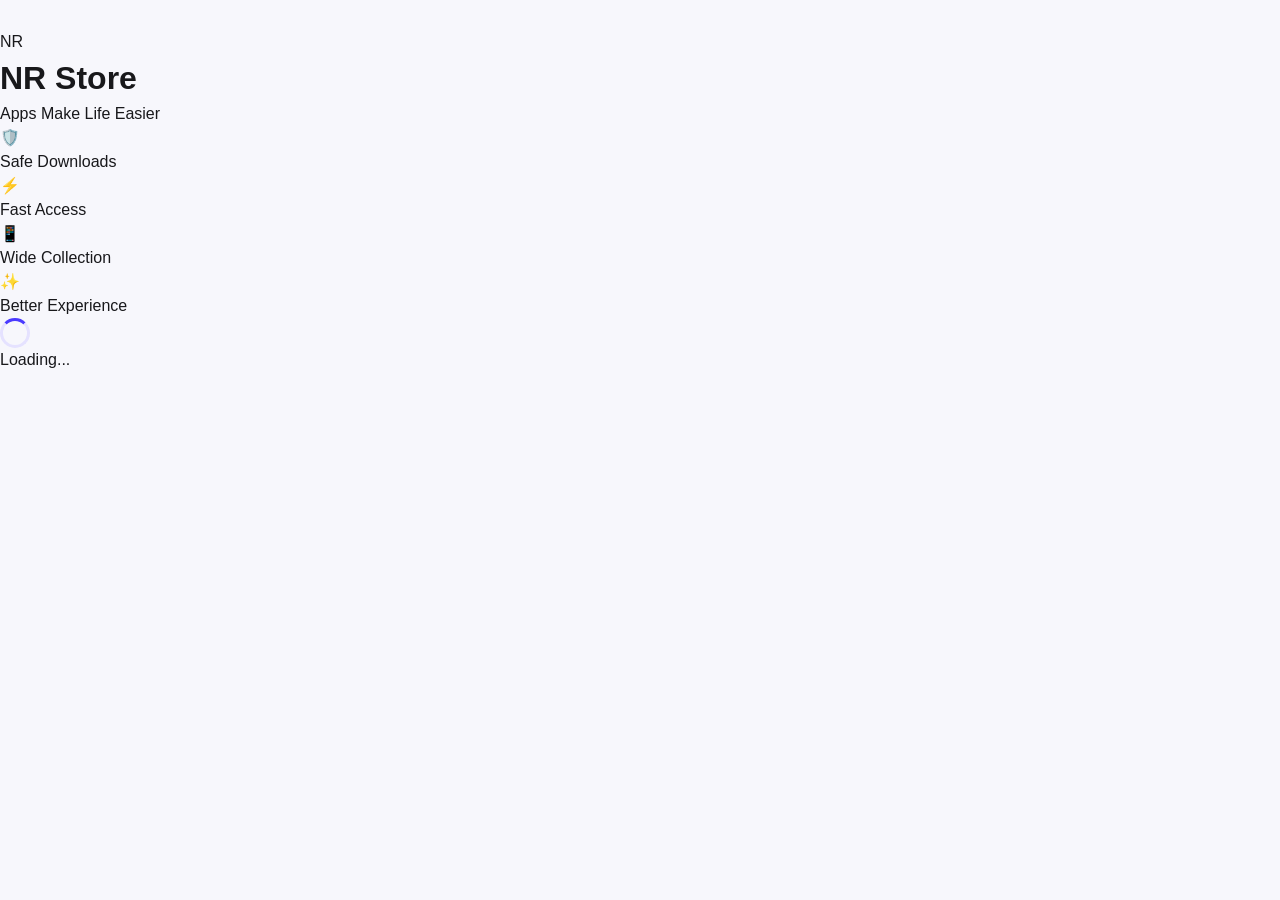
<file: index.html>
<!DOCTYPE html>
<html lang="en">

<head>

    <meta charset="UTF-8">

    <meta
        name="viewport"
        content="width=device-width, initial-scale=1.0"
    >

    <meta
        name="theme-color"
        content="#4A3AFF"
    >

    <meta
        name="description"
        content="NR Store - Discover, download and enjoy apps."
    >

    <title>NR Store</title>

    <!-- Main CSS -->
    <link
        rel="stylesheet"
        href="style.css"
    >

</head>


<body>

    <main class="splash">

        <!-- Background Decorations -->

        <div class="circle one"></div>

        <div class="circle two"></div>


        <!-- NR Store Logo -->

        <div class="logo">

            <span>NR</span>

        </div>


        <!-- App Name -->

        <h1>
            NR Store
        </h1>


        <!-- Tagline -->

        <p class="tagline">
            Apps Make Life Easier
        </p>


        <!-- Features -->

        <section class="features">


            <!-- Feature 1 -->

            <div class="feature">

                <div class="feature-icon">
                    🛡️
                </div>

                <div class="feature-title">
                    Safe Downloads
                </div>

            </div>


            <!-- Feature 2 -->

            <div class="feature">

                <div class="feature-icon">
                    ⚡
                </div>

                <div class="feature-title">
                    Fast Access
                </div>

            </div>


            <!-- Feature 3 -->

            <div class="feature">

                <div class="feature-icon">
                    📱
                </div>

                <div class="feature-title">
                    Wide Collection
                </div>

            </div>


            <!-- Feature 4 -->

            <div class="feature">

                <div class="feature-icon">
                    ✨
                </div>

                <div class="feature-title">
                    Better Experience
                </div>

            </div>

        </section>


        <!-- Loading -->

        <div class="loading">

            <div class="spinner"></div>

            <span class="loading-text">
                Loading...
            </span>

        </div>

    </main>


    <!-- Splash Navigation -->

    <script>

        /*
         * NR Store Splash Screen
         *
         * After 2.5 seconds,
         * open the main app.
         */

        setTimeout(function () {

            window.location.href = "app.html";

        }, 2500);

    </script>

</body>

    </html>
</file>
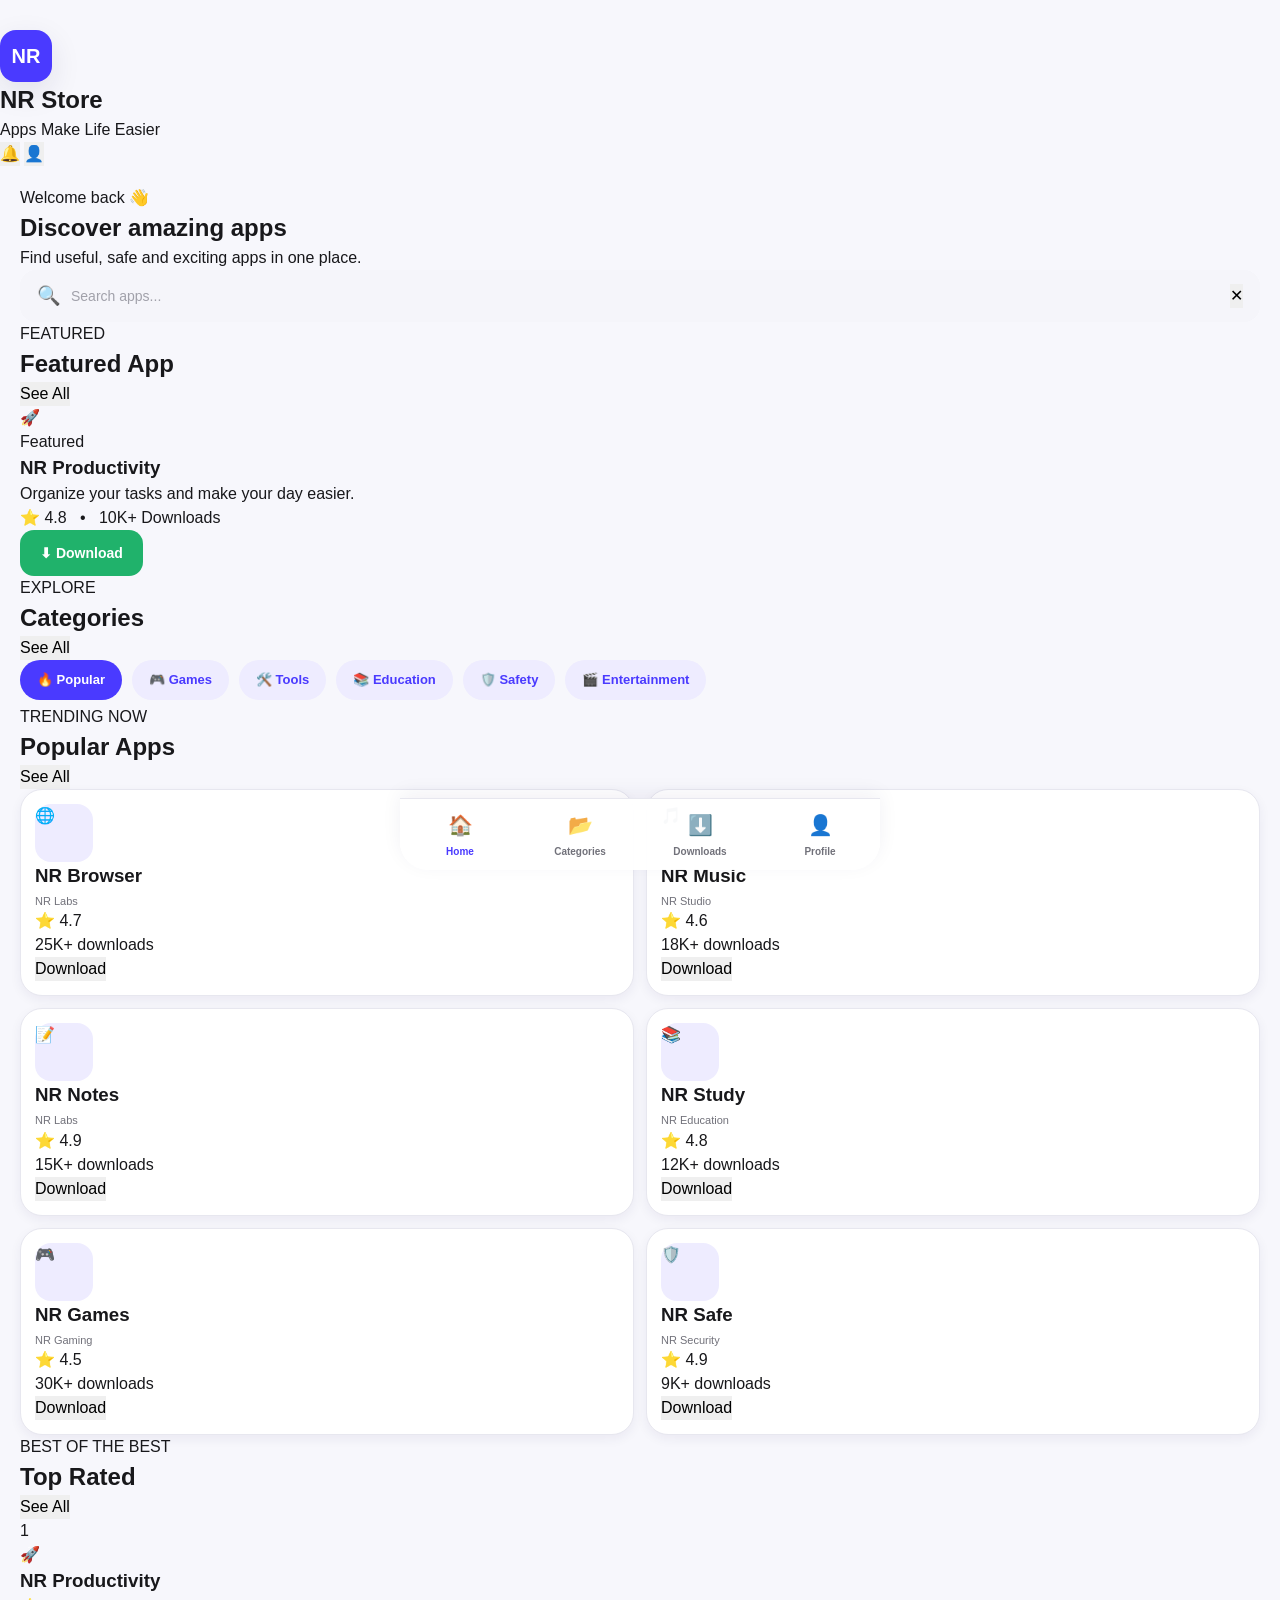
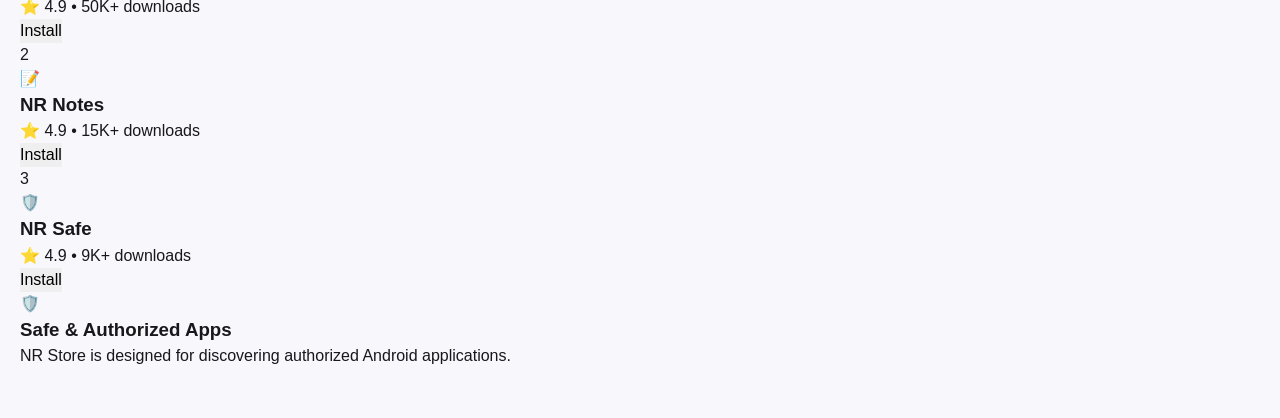
<file: app.html>
<!DOCTYPE html>
<html lang="en">
<head>
    <meta charset="UTF-8">
    <meta name="viewport" content="width=device-width, initial-scale=1.0">
    <meta name="theme-color" content="#4A3AFF">
    <meta name="description" content="NR Store - Discover, download and enjoy apps.">

    <title>NR Store - Home</title>

    <link rel="stylesheet" href="style.css">
</head>

<body>

    <div class="app-container">

        <!-- =========================
             HEADER
        ========================== -->
        <header class="top-header">

            <div class="brand-area">
                <div class="nr-logo">NR</div>

                <div>
                    <h2 class="brand-title">NR Store</h2>
                    <p class="brand-subtitle">Apps Make Life Easier</p>
                </div>
            </div>

            <div class="header-actions">
                <button class="icon-button" aria-label="Notifications">
                    🔔
                </button>

                <button class="icon-button" aria-label="Profile">
                    👤
                </button>
            </div>

        </header>


        <!-- =========================
             MAIN CONTENT
        ========================== -->
        <main class="page">

            <!-- Welcome -->
            <section class="welcome-section">

                <p class="welcome-small">
                    Welcome back 👋
                </p>

                <h1>
                    Discover amazing apps
                </h1>

                <p class="welcome-text">
                    Find useful, safe and exciting apps in one place.
                </p>

            </section>


            <!-- =========================
                 SEARCH
            ========================== -->
            <section class="search-section">

                <div class="search-box">

                    <span class="search-icon">
                        🔍
                    </span>

                    <input
                        type="search"
                        id="searchInput"
                        placeholder="Search apps..."
                        autocomplete="off"
                    >

                    <button
                        class="search-clear"
                        id="clearSearch"
                        aria-label="Clear search"
                    >
                        ✕
                    </button>

                </div>

            </section>


            <!-- =========================
                 FEATURED APP
            ========================== -->
            <section class="section">

                <div class="section-header">

                    <div>
                        <p class="section-label">
                            FEATURED
                        </p>

                        <h2>
                            Featured App
                        </h2>
                    </div>

                    <button class="text-button">
                        See All
                    </button>

                </div>


                <div class="featured-banner">

                    <div class="featured-content">

                        <div class="featured-icon">
                            🚀
                        </div>

                        <div class="featured-info">

                            <span class="featured-badge">
                                Featured
                            </span>

                            <h3>
                                NR Productivity
                            </h3>

                            <p>
                                Organize your tasks and make your day easier.
                            </p>

                            <div class="featured-meta">
                                ⭐ 4.8 &nbsp; • &nbsp; 10K+ Downloads
                            </div>

                            <button
                                class="btn btn-success"
                                onclick="downloadApp('NR Productivity')"
                            >
                                ⬇ Download
                            </button>

                        </div>

                    </div>

                </div>

            </section>


            <!-- =========================
                 CATEGORIES
            ========================== -->
            <section class="section">

                <div class="section-header">

                    <div>
                        <p class="section-label">
                            EXPLORE
                        </p>

                        <h2>
                            Categories
                        </h2>
                    </div>

                    <button
                        class="text-button"
                        onclick="openCategories()"
                    >
                        See All
                    </button>

                </div>


                <div class="category-list">

                    <button class="category-chip active">
                        <span>🔥</span>
                        Popular
                    </button>

                    <button class="category-chip">
                        <span>🎮</span>
                        Games
                    </button>

                    <button class="category-chip">
                        <span>🛠️</span>
                        Tools
                    </button>

                    <button class="category-chip">
                        <span>📚</span>
                        Education
                    </button>

                    <button class="category-chip">
                        <span>🛡️</span>
                        Safety
                    </button>

                    <button class="category-chip">
                        <span>🎬</span>
                        Entertainment
                    </button>

                </div>

            </section>


            <!-- =========================
                 POPULAR APPS
            ========================== -->
            <section class="section">

                <div class="section-header">

                    <div>
                        <p class="section-label">
                            TRENDING NOW
                        </p>

                        <h2>
                            Popular Apps
                        </h2>
                    </div>

                    <button class="text-button">
                        See All
                    </button>

                </div>


                <div class="app-grid" id="appGrid">


                    <!-- APP 1 -->
                    <article
                        class="app-card"
                        data-name="NR Browser"
                        data-category="Tools"
                    >

                        <div class="app-icon">
                            🌐
                        </div>

                        <div class="app-info">

                            <h3>
                                NR Browser
                            </h3>

                            <p class="developer">
                                NR Labs
                            </p>

                            <div class="app-rating">
                                ⭐ 4.7
                            </div>

                            <p class="download-count">
                                25K+ downloads
                            </p>

                        </div>

                        <button
                            class="small-download"
                            onclick="downloadApp('NR Browser')"
                        >
                            Download
                        </button>

                    </article>


                    <!-- APP 2 -->
                    <article
                        class="app-card"
                        data-name="NR Music"
                        data-category="Entertainment"
                    >

                        <div class="app-icon">
                            🎵
                        </div>

                        <div class="app-info">

                            <h3>
                                NR Music
                            </h3>

                            <p class="developer">
                                NR Studio
                            </p>

                            <div class="app-rating">
                                ⭐ 4.6
                            </div>

                            <p class="download-count">
                                18K+ downloads
                            </p>

                        </div>

                        <button
                            class="small-download"
                            onclick="downloadApp('NR Music')"
                        >
                            Download
                        </button>

                    </article>


                    <!-- APP 3 -->
                    <article
                        class="app-card"
                        data-name="NR Notes"
                        data-category="Tools"
                    >

                        <div class="app-icon">
                            📝
                        </div>

                        <div class="app-info">

                            <h3>
                                NR Notes
                            </h3>

                            <p class="developer">
                                NR Labs
                            </p>

                            <div class="app-rating">
                                ⭐ 4.9
                            </div>

                            <p class="download-count">
                                15K+ downloads
                            </p>

                        </div>

                        <button
                            class="small-download"
                            onclick="downloadApp('NR Notes')"
                        >
                            Download
                        </button>

                    </article>


                    <!-- APP 4 -->
                    <article
                        class="app-card"
                        data-name="NR Study"
                        data-category="Education"
                    >

                        <div class="app-icon">
                            📚
                        </div>

                        <div class="app-info">

                            <h3>
                                NR Study
                            </h3>

                            <p class="developer">
                                NR Education
                            </p>

                            <div class="app-rating">
                                ⭐ 4.8
                            </div>

                            <p class="download-count">
                                12K+ downloads
                            </p>

                        </div>

                        <button
                            class="small-download"
                            onclick="downloadApp('NR Study')"
                        >
                            Download
                        </button>

                    </article>


                    <!-- APP 5 -->
                    <article
                        class="app-card"
                        data-name="NR Games"
                        data-category="Games"
                    >

                        <div class="app-icon">
                            🎮
                        </div>

                        <div class="app-info">

                            <h3>
                                NR Games
                            </h3>

                            <p class="developer">
                                NR Gaming
                            </p>

                            <div class="app-rating">
                                ⭐ 4.5
                            </div>

                            <p class="download-count">
                                30K+ downloads
                            </p>

                        </div>

                        <button
                            class="small-download"
                            onclick="downloadApp('NR Games')"
                        >
                            Download
                        </button>

                    </article>


                    <!-- APP 6 -->
                    <article
                        class="app-card"
                        data-name="NR Safe"
                        data-category="Safety"
                    >

                        <div class="app-icon">
                            🛡️
                        </div>

                        <div class="app-info">

                            <h3>
                                NR Safe
                            </h3>

                            <p class="developer">
                                NR Security
                            </p>

                            <div class="app-rating">
                                ⭐ 4.9
                            </div>

                            <p class="download-count">
                                9K+ downloads
                            </p>

                        </div>

                        <button
                            class="small-download"
                            onclick="downloadApp('NR Safe')"
                        >
                            Download
                        </button>

                    </article>

                </div>


                <!-- No Search Result -->
                <div
                    id="noResults"
                    class="empty-state"
                    style="display: none;"
                >

                    <div class="empty-icon">
                        🔍
                    </div>

                    <h3>
                        No apps found
                    </h3>

                    <p>
                        Try searching with another app name.
                    </p>

                </div>

            </section>


            <!-- =========================
                 TOP RATED
            ========================== -->
            <section class="section">

                <div class="section-header">

                    <div>
                        <p class="section-label">
                            BEST OF THE BEST
                        </p>

                        <h2>
                            Top Rated
                        </h2>
                    </div>

                    <button class="text-button">
                        See All
                    </button>

                </div>


                <div class="top-rated-list">

                    <div class="top-rated-item">

                        <div class="rank">
                            1
                        </div>

                        <div class="top-rated-icon">
                            🚀
                        </div>

                        <div class="top-rated-info">

                            <h3>
                                NR Productivity
                            </h3>

                            <p>
                                ⭐ 4.9 • 50K+ downloads
                            </p>

                        </div>

                        <button
                            class="install-button"
                            onclick="downloadApp('NR Productivity')"
                        >
                            Install
                        </button>

                    </div>


                    <div class="top-rated-item">

                        <div class="rank">
                            2
                        </div>

                        <div class="top-rated-icon">
                            📝
                        </div>

                        <div class="top-rated-info">

                            <h3>
                                NR Notes
                            </h3>

                            <p>
                                ⭐ 4.9 • 15K+ downloads
                            </p>

                        </div>

                        <button
                            class="install-button"
                            onclick="downloadApp('NR Notes')"
                        >
                            Install
                        </button>

                    </div>


                    <div class="top-rated-item">

                        <div class="rank">
                            3
                        </div>

                        <div class="top-rated-icon">
                            🛡️
                        </div>

                        <div class="top-rated-info">

                            <h3>
                                NR Safe
                            </h3>

                            <p>
                                ⭐ 4.9 • 9K+ downloads
                            </p>

                        </div>

                        <button
                            class="install-button"
                            onclick="downloadApp('NR Safe')"
                        >
                            Install
                        </button>

                    </div>

                </div>

            </section>


            <!-- =========================
                 STORE INFO
            ========================== -->
            <section class="store-info-card">

                <div class="store-info-icon">
                    🛡️
                </div>

                <div>

                    <h3>
                        Safe & Authorized Apps
                    </h3>

                    <p>
                        NR Store is designed for discovering
                        authorized Android applications.
                    </p>

                </div>

            </section>

        </main>


        <!-- =========================
             BOTTOM NAVIGATION
        ========================== -->
        <nav class="bottom-nav">

            <a
                href="app.html"
                class="nav-item active"
            >
                <span class="nav-icon">🏠</span>
                <span>Home</span>
            </a>


            <a
                href="categories.html"
                class="nav-item"
            >
                <span class="nav-icon">📂</span>
                <span>Categories</span>
            </a>


            <a
                href="downloads.html"
                class="nav-item"
            >
                <span class="nav-icon">⬇️</span>
                <span>Downloads</span>
            </a>


            <a
                href="profile.html"
                class="nav-item"
            >
                <span class="nav-icon">👤</span>
                <span>Profile</span>
            </a>

        </nav>

    </div>


    <!-- =========================
         JAVASCRIPT
    ========================== -->
    <script>

        // --------------------------------
        // SEARCH
        // --------------------------------

        const searchInput =
            document.getElementById("searchInput");

        const clearSearch =
            document.getElementById("clearSearch");

        const appCards =
            document.querySelectorAll(".app-card");

        const noResults =
            document.getElementById("noResults");


        searchInput.addEventListener("input", function () {

            const searchValue =
                searchInput.value
                    .toLowerCase()
                    .trim();

            let found = false;


            appCards.forEach(function (card) {

                const appName =
                    card.dataset.name.toLowerCase();

                const category =
                    card.dataset.category.toLowerCase();


                if (
                    appName.includes(searchValue) ||
                    category.includes(searchValue)
                ) {

                    card.style.display = "";

                    found = true;

                } else {

                    card.style.display = "none";

                }

            });


            if (searchValue === "") {

                appCards.forEach(function (card) {
                    card.style.display = "";
                });

                noResults.style.display = "none";

            } else if (!found) {

                noResults.style.display = "block";

            } else {

                noResults.style.display = "none";

            }

        });


        // --------------------------------
        // CLEAR SEARCH
        // --------------------------------

        clearSearch.addEventListener("click", function () {

            searchInput.value = "";

            appCards.forEach(function (card) {
                card.style.display = "";
            });

            noResults.style.display = "none";

            searchInput.focus();

        });


        // --------------------------------
        // CATEGORY BUTTONS
        // --------------------------------

        const categoryButtons =
            document.querySelectorAll(".category-chip");


        categoryButtons.forEach(function (button) {

            button.addEventListener("click", function () {

                categoryButtons.forEach(function (item) {
                    item.classList.remove("active");
                });

                button.classList.add("active");

                const categoryText =
                    button.textContent
                        .trim()
                        .toLowerCase();


                if (categoryText === "popular") {

                    appCards.forEach(function (card) {
                        card.style.display = "";
                    });

                    noResults.style.display = "none";

                    return;
                }


                let found = false;


                appCards.forEach(function (card) {

                    const cardCategory =
                        card.dataset.category.toLowerCase();


                    if (
                        cardCategory === categoryText
                    ) {

                        card.style.display = "";

                        found = true;

                    } else {

                        card.style.display = "none";

                    }

                });


                if (!found) {
                    noResults.style.display = "block";
                } else {
                    noResults.style.display = "none";
                }

            });

        });


        // --------------------------------
        // DOWNLOAD FUNCTION
        // --------------------------------

        function downloadApp(appName) {

            alert(
                appName +
                " download will be connected to the APK system later."
            );

        }


        // --------------------------------
        // CATEGORIES
        // --------------------------------

        function openCategories() {

            window.location.href =
                "categories.html";

        }

    </script>

</body>
</html>
</file>
<file: style.css>
/* ========================================
   NR STORE - GLOBAL DESIGN SYSTEM
   ======================================== */

:root {
    --primary: #4A3AFF;
    --primary-dark: #3528D8;
    --primary-light: #EEECFF;

    --success: #20B26B;
    --success-dark: #159457;

    --white: #FFFFFF;
    --background: #F7F7FC;
    --card: #FFFFFF;

    --text: #18181B;
    --text-secondary: #71717A;
    --text-light: #A1A1AA;

    --border: #E7E7EF;

    --radius-sm: 10px;
    --radius-md: 16px;
    --radius-lg: 22px;
    --radius-xl: 28px;

    --shadow-sm: 0 4px 12px rgba(30, 25, 80, 0.06);
    --shadow-md: 0 10px 30px rgba(30, 25, 80, 0.10);
    --shadow-lg: 0 18px 50px rgba(30, 25, 80, 0.14);
}


/* ========================================
   RESET
   ======================================== */

* {
    margin: 0;
    padding: 0;
    box-sizing: border-box;
}

html {
    scroll-behavior: smooth;
}

body {
    min-height: 100vh;

    font-family:
        Arial,
        Helvetica,
        sans-serif;

    background: var(--background);
    color: var(--text);

    line-height: 1.5;
}

button,
input,
textarea,
select {
    font: inherit;
}

button {
    border: none;
    cursor: pointer;
}

img {
    max-width: 100%;
    display: block;
}

a {
    color: inherit;
    text-decoration: none;
}


/* ========================================
   APP CONTAINER
   ======================================== */

.app {
    width: 100%;
    max-width: 480px;
    min-height: 100vh;

    margin: auto;

    background: var(--white);

    position: relative;
    overflow-x: hidden;
}


/* ========================================
   PAGE
   ======================================== */

.page {
    width: 100%;
    min-height: 100vh;

    padding: 20px;
}


/* ========================================
   NR LOGO
   ======================================== */

.nr-logo {
    width: 52px;
    height: 52px;

    display: flex;
    align-items: center;
    justify-content: center;

    background: var(--primary);
    color: var(--white);

    border-radius: 16px;

    font-size: 20px;
    font-weight: 800;

    box-shadow: var(--shadow-md);
}


/* ========================================
   TYPOGRAPHY
   ======================================== */

.title {
    font-size: 26px;
    font-weight: 800;

    color: var(--text);
}

.subtitle {
    font-size: 14px;

    color: var(--text-secondary);
}

.section-title {
    font-size: 19px;
    font-weight: 750;
}

.small-text {
    font-size: 12px;

    color: var(--text-secondary);
}


/* ========================================
   SEARCH BAR
   ======================================== */

.search-box {
    width: 100%;
    height: 52px;

    display: flex;
    align-items: center;

    padding: 0 16px;

    background: #F5F5FA;

    border: 1px solid transparent;

    border-radius: var(--radius-md);

    transition: 0.2s ease;
}

.search-box:focus-within {
    background: var(--white);

    border-color: var(--primary);

    box-shadow:
        0 0 0 3px rgba(74, 58, 255, 0.10);
}

.search-icon {
    font-size: 19px;

    margin-right: 10px;
}

.search-box input {
    width: 100%;

    border: none;
    outline: none;

    background: transparent;

    color: var(--text);

    font-size: 14px;
}

.search-box input::placeholder {
    color: var(--text-light);
}


/* ========================================
   CARD
   ======================================== */

.card {
    background: var(--card);

    border: 1px solid var(--border);

    border-radius: var(--radius-lg);

    box-shadow: var(--shadow-sm);

    padding: 16px;
}


/* ========================================
   BUTTONS
   ======================================== */

.btn {
    min-height: 46px;

    display: inline-flex;

    align-items: center;
    justify-content: center;

    padding: 0 20px;

    border-radius: 14px;

    font-size: 14px;
    font-weight: 700;

    transition: 0.2s ease;
}

.btn-primary {
    background: var(--primary);

    color: var(--white);
}

.btn-primary:hover {
    background: var(--primary-dark);
}

.btn-success {
    background: var(--success);

    color: var(--white);
}

.btn-success:hover {
    background: var(--success-dark);
}

.btn-outline {
    background: var(--white);

    color: var(--primary);

    border: 1px solid var(--primary);
}


/* ========================================
   CATEGORY CHIPS
   ======================================== */

.category-list {
    display: flex;

    gap: 10px;

    overflow-x: auto;

    padding-bottom: 5px;

    scrollbar-width: none;
}

.category-list::-webkit-scrollbar {
    display: none;
}

.category-chip {
    flex: 0 0 auto;

    padding: 9px 16px;

    border-radius: 50px;

    background: var(--primary-light);

    color: var(--primary);

    font-size: 13px;

    font-weight: 700;

    border: 1px solid transparent;
}

.category-chip.active {
    background: var(--primary);

    color: var(--white);
}


/* ========================================
   APP CARD
   ======================================== */

.app-card {
    background: var(--white);

    border: 1px solid var(--border);

    border-radius: var(--radius-lg);

    padding: 14px;

    box-shadow: var(--shadow-sm);

    transition: 0.2s ease;
}

.app-card:hover {
    transform: translateY(-2px);

    box-shadow: var(--shadow-md);
}

.app-icon {
    width: 58px;
    height: 58px;

    border-radius: 16px;

    object-fit: cover;

    background: var(--primary-light);
}

.app-name {
    margin-top: 10px;

    font-size: 14px;

    font-weight: 750;

    white-space: nowrap;

    overflow: hidden;

    text-overflow: ellipsis;
}

.developer {
    margin-top: 3px;

    font-size: 11px;

    color: var(--text-secondary);
}

.rating {
    margin-top: 7px;

    font-size: 11px;

    color: #F59E0B;
}


/* ========================================
   APP GRID
   ======================================== */

.app-grid {
    display: grid;

    grid-template-columns: repeat(2, 1fr);

    gap: 12px;
}


/* ========================================
   FEATURED BANNER
   ======================================== */

.featured {
    min-height: 175px;

    padding: 20px;

    border-radius: var(--radius-xl);

    background:
        linear-gradient(
            135deg,
            #4A3AFF,
            #7064FF
        );

    color: var(--white);

    position: relative;

    overflow: hidden;

    box-shadow: var(--shadow-lg);
}

.featured::after {
    content: "";

    width: 180px;
    height: 180px;

    position: absolute;

    right: -70px;
    top: -70px;

    border-radius: 50%;

    background: rgba(255, 255, 255, 0.12);
}

.featured-title {
    font-size: 22px;

    font-weight: 800;

    position: relative;

    z-index: 1;
}

.featured-text {
    margin-top: 7px;

    max-width: 220px;

    font-size: 13px;

    opacity: 0.9;

    position: relative;

    z-index: 1;
}


/* ========================================
   BOTTOM NAVIGATION
   ======================================== */

.bottom-nav {
    position: fixed;

    left: 50%;
    bottom: 0;

    transform: translateX(-50%);

    width: 100%;
    max-width: 480px;

    height: 72px;

    display: grid;

    grid-template-columns:
        repeat(4, 1fr);

    background:
        rgba(255, 255, 255, 0.96);

    border-top: 1px solid var(--border);

    box-shadow:
        0 -5px 20px rgba(30, 25, 80, 0.06);

    z-index: 100;
}

.nav-item {
    display: flex;

    flex-direction: column;

    align-items: center;
    justify-content: center;

    gap: 4px;

    color: var(--text-secondary);

    font-size: 10px;

    font-weight: 600;
}

.nav-icon {
    font-size: 20px;
}

.nav-item.active {
    color: var(--primary);
}


/* ========================================
   LOADING SPINNER
   ======================================== */

.spinner {
    width: 30px;
    height: 30px;

    border: 3px solid #E5E2FF;

    border-top-color: var(--primary);

    border-radius: 50%;

    animation:
        spin 0.8s linear infinite;
}

@keyframes spin {

    to {
        transform: rotate(360deg);
    }

}


/* ========================================
   UTILITY CLASSES
   ======================================== */

.flex {
    display: flex;
}

.flex-center {
    display: flex;

    align-items: center;
    justify-content: center;
}

.space-between {
    display: flex;

    align-items: center;
    justify-content: space-between;
}

.gap-8 {
    gap: 8px;
}

.gap-12 {
    gap: 12px;
}

.gap-16 {
    gap: 16px;
}

.mt-8 {
    margin-top: 8px;
}

.mt-12 {
    margin-top: 12px;
}

.mt-16 {
    margin-top: 16px;
}

.mt-20 {
    margin-top: 20px;
}

.mt-24 {
    margin-top: 24px;
}

.mb-8 {
    margin-bottom: 8px;
}

.mb-12 {
    margin-bottom: 12px;
}

.mb-16 {
    margin-bottom: 16px;
}

.mb-20 {
    margin-bottom: 20px;
}

.mb-24 {
    margin-bottom: 24px;
}


/* ========================================
   RESPONSIVE
   ======================================== */

@media (min-width: 600px) {

    body {
        padding: 30px 0;
    }

    .app {
        min-height: 850px;

        border-radius: 28px;

        box-shadow: var(--shadow-lg);
    }

    .bottom-nav {
        bottom: 30px;

        border-radius:
            0 0 28px 28px;
    }

      }
</file>
